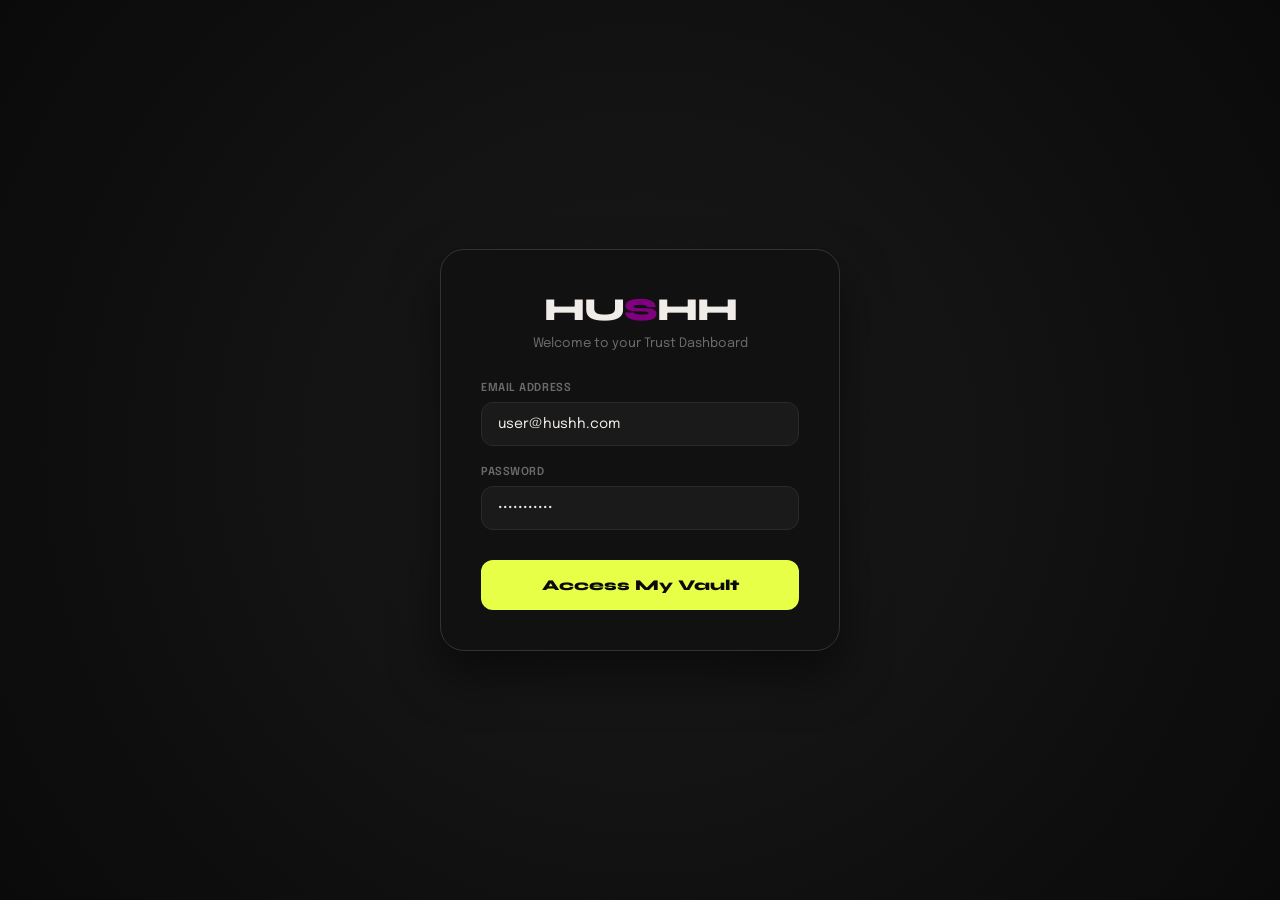
<file: index.html>
<!DOCTYPE html>
<html lang="en">
<head>
<meta charset="UTF-8"/>
<meta name="viewport" content="width=device-width,initial-scale=1.0,viewport-fit=cover"/>
<title>Hushh &mdash; TrustHub</title>
<link href="https://fonts.googleapis.com/css2?family=Syne:wght@400;500;600;700;800&family=Epilogue:ital,wght@0,300;0,400;0,500;1,300&display=swap" rel="stylesheet"/>
<link rel="stylesheet" href="style2.css">
<script>
  if (localStorage.getItem('hushh_logged_in') !== 'true' && window.location.pathname.indexOf('login.html') === -1) {
    window.location.href = 'login.html';
  }
</script>
</head>
<body>
<div class="app" id="app">
 
  <div class="topbar" id="topbar">
    <div style="display:flex;align-items:center;justify-content:space-between;width:100%">
      <div class="logo">HU<span>S</span>HH</div>
      <div class="topbar-right" style="position:relative">
        <div class="icon-btn" onclick="toggleNotifs()">&#128276;</div>
        <button class="login-btn-top" id="topLoginBtn" onclick="window.location.href='login.html'">Login</button>
        
        <!-- Notifications Panel -->
        <div class="notif-panel" id="notifPanel">
          <div class="notif-header">Notifications <span class="notif-badge">3</span></div>
          <div class="notif-list">
            <div class="notif-item unread">
              <div class="notif-icon" style="color:var(--amber)">&#9888;</div>
              <div class="notif-content">
                <div class="notif-title">Swiggy expires soon</div>
                <div class="notif-time">10 mins ago</div>
              </div>
            </div>
            <div class="notif-item">
              <div class="notif-icon" style="color:var(--green)">&#10003;</div>
              <div class="notif-content">
                <div class="notif-title">Flipkart reconnected</div>
                <div class="notif-time">2 hours ago</div>
              </div>
            </div>
            <div class="notif-item">
              <div class="notif-icon" style="color:var(--red)">&#128274;</div>
              <div class="notif-content">
                <div class="notif-title">Netflix permission revoked</div>
                <div class="notif-time">Yesterday</div>
              </div>
            </div>
          </div>
        </div>
      </div>
    </div>
    <div class="sidebar-trust" id="sidebarTrust" style="display:none">
     
      <div class="sidebar-trust-meta">
      </div>
    </div>
    <div class="tabs-bar" id="tabsBar">
      <button class="tab active" onclick="switchTab('permissions',this)">&#128272; Permissions</button>
      <button class="tab" onclick="switchTab('categories',this)">&#128193; Data Types</button>
      <button class="tab" onclick="switchTab('services',this)">&#128279; Services</button>
      <button class="tab" onclick="switchTab('trust',this)">&#128737; Trust Signals</button>
    </div>
  </div>
  <!-- HERO -->
  <div class="hero" id="heroBlock">
    <div class="hero-label">TRUSTHUB</div>
    <div class="hero-title">Your data,<br><em>fully visible.</em></div>
    <div class="trust-row">
      <div class="ring-wrap">
        <svg width="68" height="68" viewBox="0 0 68 68">
          <circle class="ring-bg" cx="34" cy="34" r="29"/>
          <circle class="ring-fg" id="ringFg" cx="34" cy="34" r="29"/>
        </svg>
        <div class="ring-num">80<small>/100</small></div>
      </div>
      <div class="trust-meta">
        <div class="trust-score-label">Trust Score: <strong>Strong</strong></div>
        <div class="trust-score-sub">3 active permissions &middot; 4 connected services &middot; Audited 2 hrs ago</div>
      </div>
    </div>
  </div>
  <!-- MAIN -->
  <div class="main" id="mainArea">
    <!-- PERMISSIONS -->
    <div class="section active" id="permissions">
      <div class="section-head">
        <span class="section-title">Active permissions</span>
        <span class="section-count">3 active</span>
      </div>
      <div class="card" data-service="flipkart" data-expiry-hours="19">
        <div class="perm-top">
          <div class="perm-icon" style="background:rgba(251,191,36,.1)">&#128717;</div>
          <div class="perm-meta">
            <div class="perm-name">Flipkart &middot; Shopping</div>
            <div class="perm-who">via Kai &middot; 2 hrs ago</div>
          </div>
          <div class="perm-status status-active">ACTIVE</div>
        </div>
        <div class="perm-tags">
          <span class="tag">&#128722; Budget</span>
          <span class="tag">&#128241; Device prefs</span>
          <span class="tag">&#128205; City</span>
        </div>
        <div class="prog-row">
          <span class="prog-label">Expires</span>
          <div class="prog-track"><div class="prog-fill" style="width:80%;background:var(--amber)"></div></div>
          <span class="prog-val expiry-display" style="color:var(--amber)">19h</span>
        </div>
        <div class="perm-footer">
          <div class="perm-time expiry-label">&#9201; Auto-expires in 19 hrs</div>
          <div class="perm-actions">
            <button class="btn-sm btn-edit" onclick="openEditModal(this.closest('.card'))">Edit</button>
            <button class="btn-sm btn-revoke" onclick="revokeCard(this,'Flipkart')">Revoke</button>
          </div>
        </div>
      </div>
      <div class="card" data-service="swiggy" data-expiry-hours="2">
        <div class="perm-top">
          <div class="perm-icon" style="background:rgba(251,120,36,.1)">&#127828;</div>
          <div class="perm-meta">
            <div class="perm-name">Swiggy &middot; Food</div>
            <div class="perm-who">via Kai &middot; yesterday</div>
          </div>
          <div class="perm-status status-exp">EXPIRING</div>
        </div>
        <div class="perm-tags">
          <span class="tag">&#127829; Food prefs</span>
          <span class="tag">&#128205; Home address</span>
        </div>
        <div class="prog-row">
          <span class="prog-label">Expires</span>
          <div class="prog-track"><div class="prog-fill" style="width:12%;background:var(--red)"></div></div>
          <span class="prog-val expiry-display" style="color:var(--red)">2h</span>
        </div>
        <div class="perm-footer">
          <div class="perm-time expiry-label">&#9888; Expires very soon</div>
          <div class="perm-actions">
            <button class="btn-sm btn-edit" onclick="openEditModal(this.closest('.card'))">Renew</button>
            <button class="btn-sm btn-revoke" onclick="revokeCard(this,'Swiggy')">Revoke</button>
          </div>
        </div>
      </div>
      <div class="card" data-service="hdfc" data-expiry-hours="120">
        <div class="perm-top">
          <div class="perm-icon" style="background:rgba(96,165,250,.1)">&#127970;</div>
          <div class="perm-meta">
            <div class="perm-name">HDFC SmartBuy</div>
            <div class="perm-who">via Hushh Link &middot; 3 days ago</div>
          </div>
          <div class="perm-status status-active">ACTIVE</div>
        </div>
        <div class="perm-tags">
          <span class="tag">&#128179; Spend category</span>
          <span class="tag">&#127919; Rewards</span>
        </div>
        <div class="prog-row">
          <span class="prog-label">Expires</span>
          <div class="prog-track"><div class="prog-fill" style="width:60%;background:var(--green)"></div></div>
          <span class="prog-val expiry-display" style="color:var(--green)">5d</span>
        </div>
        <div class="perm-footer">
          <div class="perm-time expiry-label">&#10003; Healthy consent window</div>
          <div class="perm-actions">
            <button class="btn-sm btn-edit" onclick="openEditModal(this.closest('.card'))">Edit</button>
            <button class="btn-sm btn-revoke" onclick="revokeCard(this,'HDFC SmartBuy')">Revoke</button>
          </div>
        </div>
      </div>
      <div class="card" data-service="netflix" data-expiry-hours="24" style="opacity:.5;transition:opacity .4s">
        <div class="perm-top">
          <div class="perm-icon" style="background:rgba(248,113,113,.1)">&#127916;</div>
          <div class="perm-meta">
            <div class="perm-name">Netflix</div>
            <div class="perm-who">Revoked &middot; 2 days ago</div>
          </div>
          <div class="perm-status status-rev">REVOKED</div>
        </div>
        <div class="perm-tags">
          <span class="tag">&#128250; Watch history</span>
          <span class="tag">&#9201; Viewing times</span>
        </div>
        <div class="prog-row" style="display:none">
          <span class="prog-label">Expires</span>
          <div class="prog-track"><div class="prog-fill" style="width:75%;background:var(--green)"></div></div>
          <span class="prog-val expiry-display" style="color:var(--green)">1d</span>
        </div>
        <div class="perm-footer">
          <div class="perm-time">&#128274; No data shared</div>
          <div class="perm-actions">
            <button class="btn-sm btn-edit" onclick="reEnableCard(this.closest('.card'))">Re-enable</button>
          </div>
        </div>
      </div>
    </div>
    <!-- DATA CATEGORIES -->
    <div class="section" id="categories">
      <div class="section-head">
        <span class="section-title">Data in your vault</span>
        <span class="section-count">5 types</span>
      </div>
      <div class="card">
        <div class="cat-header">
          <div class="cat-icon" style="background:rgba(248,113,113,.12)">&#128205;</div>
          <div class="cat-info"><div class="cat-name">Location data</div><div class="cat-desc">City-level only &middot; No GPS</div></div>
          <div class="sensitivity s-high">SENSITIVE</div>
        </div>
        <div class="cat-bar-wrap">
          <div class="cat-bar-label"><span>Exposure</span><span style="color:var(--red)">2 services</span></div>
          <div class="cat-bar-track"><div class="cat-bar-fill" style="width:40%;background:var(--red)"></div></div>
        </div>
        <div class="cat-footer">
          <div class="cat-shared-by">Flipkart, Swiggy</div>
          <div class="cat-toggle-wrap">Allow <label class="switch"><input type="checkbox" checked onchange="updateScore()"><span class="slider"></span></label></div>
        </div>
      </div>
      <div class="card">
        <div class="cat-header">
          <div class="cat-icon" style="background:rgba(251,191,36,.12)">&#128722;</div>
          <div class="cat-info"><div class="cat-name">Purchase history</div><div class="cat-desc">Categories only</div></div>
          <div class="sensitivity s-med">MEDIUM</div>
        </div>
        <div class="cat-bar-wrap">
          <div class="cat-bar-label"><span>Exposure</span><span style="color:var(--amber)">1 service</span></div>
          <div class="cat-bar-track"><div class="cat-bar-fill" style="width:20%;background:var(--amber)"></div></div>
        </div>
        <div class="cat-footer">
          <div class="cat-shared-by">Flipkart</div>
          <div class="cat-toggle-wrap">Allow <label class="switch"><input type="checkbox" checked onchange="updateScore()"><span class="slider"></span></label></div>
        </div>
      </div>
      <div class="card">
        <div class="cat-header">
          <div class="cat-icon" style="background:rgba(96,165,250,.12)">&#127919;</div>
          <div class="cat-info"><div class="cat-name">Preferences</div><div class="cat-desc">Inferred by Kai</div></div>
          <div class="sensitivity s-low">LOW</div>
        </div>
        <div class="cat-bar-wrap">
          <div class="cat-bar-label"><span>Exposure</span><span style="color:var(--green)">3 services</span></div>
          <div class="cat-bar-track"><div class="cat-bar-fill" style="width:60%;background:var(--green)"></div></div>
        </div>
        <div class="cat-footer">
          <div class="cat-shared-by">Flipkart, Swiggy, HDFC</div>
          <div class="cat-toggle-wrap">Allow <label class="switch"><input type="checkbox" checked onchange="updateScore()"><span class="slider"></span></label></div>
        </div>
      </div>
      <div class="card">
        <div class="cat-header">
          <div class="cat-icon" style="background:rgba(248,113,113,.12)">&#128231;</div>
          <div class="cat-info"><div class="cat-name">Contact info</div><div class="cat-desc">Never auto-shared</div></div>
          <div class="sensitivity s-high">SENSITIVE</div>
        </div>
        <div class="cat-bar-wrap">
          <div class="cat-bar-label"><span>Exposure</span><span style="color:var(--green)">0 services</span></div>
          <div class="cat-bar-track"><div class="cat-bar-fill" style="width:0%;background:var(--green)"></div></div>
        </div>
        <div class="cat-footer">
          <div class="cat-shared-by">Not shared</div>
          <div class="cat-toggle-wrap">Allow <label class="switch"><input type="checkbox" onchange="updateScore()"><span class="slider"></span></label></div>
        </div>
      </div>
      <div class="card">
        <div class="cat-header">
          <div class="cat-icon" style="background:rgba(74,222,128,.12)">&#128176;</div>
          <div class="cat-info"><div class="cat-name">Financial signals</div><div class="cat-desc">Spend range only</div></div>
          <div class="sensitivity s-med">MEDIUM</div>
        </div>
        <div class="cat-bar-wrap">
          <div class="cat-bar-label"><span>Exposure</span><span style="color:var(--amber)">2 services</span></div>
          <div class="cat-bar-track"><div class="cat-bar-fill" style="width:40%;background:var(--amber)"></div></div>
        </div>
        <div class="cat-footer">
          <div class="cat-shared-by">Flipkart, HDFC</div>
          <div class="cat-toggle-wrap">Allow <label class="switch"><input type="checkbox" checked onchange="updateScore()"><span class="slider"></span></label></div>
        </div>
      </div>
    </div>
    <!-- SERVICES -->
    <div class="section" id="services">
      <div class="section-head">
        <span class="section-title">Connected services</span>
        <span class="section-count" id="svcCount">4 connected</span>
      </div>
      <div class="card" data-svc="flipkart" data-status="live" onclick="toggleExpand(this)" style="cursor:pointer">
        <div class="svc-row">
          <div class="svc-logo">&#128717;</div>
          <div class="svc-meta">
            <div class="svc-name">Flipkart</div>
            <div class="svc-detail svc-detail-text">E-commerce &middot; 14 Mar 2026</div>
          </div>
          <div class="svc-right">
            <div class="conn-dot svc-status-dot">
              <div class="dot dot-green"></div><span style="color:var(--green)">Live</span>
            </div>
            <div class="svc-perms">3 types</div>
          </div>
        </div>
        <div class="svc-expand">
          <div class="svc-perm-list"><span class="svc-tag">Budget</span><span class="svc-tag">Device prefs</span><span class="svc-tag">City</span></div>
          <button class="btn-disconnect svc-action-btn" onclick="event.stopPropagation();toggleService(this.closest('.card'))">Disconnect Flipkart</button>
        </div>
      </div>
      <div class="card" data-svc="swiggy" data-status="expiring" onclick="toggleExpand(this)" style="cursor:pointer">
        <div class="svc-row">
          <div class="svc-logo">&#127828;</div>
          <div class="svc-meta">
            <div class="svc-name">Swiggy</div>
            <div class="svc-detail svc-detail-text">Food &middot; 20 Mar 2026</div>
          </div>
          <div class="svc-right">
            <div class="conn-dot svc-status-dot">
              <div class="dot dot-amber"></div><span style="color:var(--amber)">Expiring</span>
            </div>
            <div class="svc-perms">2 types</div>
          </div>
        </div>
        <div class="svc-expand">
          <div class="svc-perm-list"><span class="svc-tag">Food prefs</span><span class="svc-tag">Home address</span></div>
          <button class="btn-disconnect svc-action-btn" onclick="event.stopPropagation();toggleService(this.closest('.card'))">Disconnect Swiggy</button>
        </div>
      </div>
      <div class="card" data-svc="hdfc" data-status="live" onclick="toggleExpand(this)" style="cursor:pointer">
        <div class="svc-row">
          <div class="svc-logo">&#127970;</div>
          <div class="svc-meta">
            <div class="svc-name">HDFC SmartBuy</div>
            <div class="svc-detail svc-detail-text">Banking &middot; 22 Mar 2026</div>
          </div>
          <div class="svc-right">
            <div class="conn-dot svc-status-dot">
              <div class="dot dot-green"></div><span style="color:var(--green)">Live</span>
            </div>
            <div class="svc-perms">2 types</div>
          </div>
        </div>
        <div class="svc-expand">
          <div class="svc-perm-list"><span class="svc-tag">Spend category</span><span class="svc-tag">Rewards</span></div>
          <button class="btn-disconnect svc-action-btn" onclick="event.stopPropagation();toggleService(this.closest('.card'))">Disconnect HDFC SmartBuy</button>
        </div>
      </div>
      <div class="card" data-svc="netflix" data-status="off" onclick="toggleExpand(this)" style="cursor:pointer;opacity:.5">
        <div class="svc-row">
          <div class="svc-logo">&#127916;</div>
          <div class="svc-meta">
            <div class="svc-name">Netflix</div>
            <div class="svc-detail svc-detail-text">Entertainment &middot; Disconnected</div>
          </div>
          <div class="svc-right">
            <div class="conn-dot svc-status-dot">
              <div class="dot dot-red"></div><span style="color:var(--red)">Off</span>
            </div>
            <div class="svc-perms">0 types</div>
          </div>
        </div>
        <div class="svc-expand">
          <div class="svc-perm-list">
            <span class="svc-tag" style="opacity:.5">Watch history</span>
            <span class="svc-tag" style="opacity:.5">Viewing times</span>
          </div>
          <button class="btn-sm btn-edit svc-action-btn" style="width:100%;padding:8px" onclick="event.stopPropagation();toggleService(this.closest('.card'))">Reconnect Netflix</button>
        </div>
      </div>
    </div>
    <!-- TRUST SIGNALS -->
    <div class="section" id="trust">
      <div class="section-head">
        <span class="section-title">Trust indicators</span>
        <span class="section-count">All clear</span>
      </div>
      <div class="card">
        <div class="trust-item">
          <div class="trust-icon-wrap" style="background:rgba(74,222,128,.12)">&#128272;</div>
          <div class="trust-content"><div class="trust-name">End-to-end encryption</div><div class="trust-desc">AES-256 vault &middot; TLS 1.3 in transit</div></div>
          <div class="trust-badge tb-ok">ON</div>
        </div>
      </div>
      <div class="card">
        <div class="trust-item">
          <div class="trust-icon-wrap" style="background:rgba(96,165,250,.12)">&#128203;</div>
          <div class="trust-content"><div class="trust-name">Audit log</div><div class="trust-desc">Every share event timestamped &amp; immutable</div></div>
          <div class="trust-badge tb-info">LIVE</div>
        </div>
        <div class="audit-log">
          <div class="audit-row"><span class="audit-time">09:14</span><span class="audit-event">Shared budget &rarr;</span><span class="audit-who">Flipkart</span></div>
          <div class="audit-row"><span class="audit-time">09:12</span><span class="audit-event">Consent granted by</span><span class="audit-who">You</span></div>
          <div class="audit-row"><span class="audit-time">08:55</span><span class="audit-event">Kai requested &rarr;</span><span class="audit-who">Flipkart</span></div>
          <div class="audit-row"><span class="audit-time">Yesterday</span><span class="audit-event">Revoked &rarr;</span><span class="audit-who">Netflix</span></div>
        </div>
      </div>
      <div class="card">
        <div class="trust-item">
          <div class="trust-icon-wrap" style="background:rgba(74,222,128,.12)">&#128683;</div>
          <div class="trust-content"><div class="trust-name">Zero data selling</div><div class="trust-desc">Verified by open-source consent protocol</div></div>
          <div class="trust-badge tb-ok">VERIFIED</div>
        </div>
      </div>
      <div class="card">
        <div class="trust-item">
          <div class="trust-icon-wrap" style="background:rgba(251,191,36,.12)">&#9200;</div>
          <div class="trust-content"><div class="trust-name">Consent auto-expiry</div><div class="trust-desc">No indefinite sharing &mdash; all permissions expire</div></div>
          <div class="trust-badge tb-ok">ON</div>
        </div>
      </div>
     
      <div class="card">
        <div class="trust-item">
          <div class="trust-icon-wrap" style="background:rgba(96,165,250,.12)">&#128260;</div>
          <div class="trust-content"><div class="trust-name">Last vault sync</div><div class="trust-desc">Synced with connected accounts 2 hours ago</div></div>
          <div class="trust-badge tb-info">2h ago</div>
        </div>
      </div>
    </div>
  </div>
</div>
<!-- EDIT EXPIRY MODAL -->
<div class="modal-overlay" id="editModal">
  <div class="modal-sheet" id="modalSheet">
    <div class="modal-handle"></div>
    <div class="modal-header">
      <div class="modal-service-icon" id="modalIcon">&#128717;</div>
      <div class="modal-service-info">
        <div class="modal-service-name" id="modalServiceName">Flipkart</div>
        <div class="modal-service-sub">Edit permission expiry</div>
      </div>
      <button class="modal-close" onclick="closeEditModal()">&#10005;</button>
    </div>
    <div class="modal-body">
      <div class="expiry-current">
        <div class="expiry-current-label">Current expiry</div>
        <div class="expiry-current-value" id="modalCurrentExpiry">19 hours</div>
      </div>
      <div class="modal-section-label">Quick select</div>
      <div class="preset-grid">
        <button class="preset-btn" data-hours="1"   onclick="selectPreset(this,1)">1 hr</button>
        <button class="preset-btn" data-hours="6"   onclick="selectPreset(this,6)">6 hrs</button>
        <button class="preset-btn" data-hours="12"  onclick="selectPreset(this,12)">12 hrs</button>
        <button class="preset-btn" data-hours="24"  onclick="selectPreset(this,24)">1 day</button>
        <button class="preset-btn" data-hours="72"  onclick="selectPreset(this,72)">3 days</button>
        <button class="preset-btn" data-hours="168" onclick="selectPreset(this,168)">1 week</button>
        <button class="preset-btn" data-hours="336" onclick="selectPreset(this,336)">2 weeks</button>
        <button class="preset-btn" data-hours="720" onclick="selectPreset(this,720)">30 days</button>
      </div>
      <div class="modal-section-label">Custom duration</div>
      <div class="custom-expiry-row">
        <input class="custom-expiry-input" id="customExpiryValue" type="number" min="1" max="8760" placeholder="Enter value" oninput="onCustomInput()"/>
        <div class="custom-unit-toggle">
          <button class="unit-btn active" id="unitHours" onclick="setUnit('hours')">Hours</button>
          <button class="unit-btn" id="unitDays"  onclick="setUnit('days')">Days</button>
        </div>
      </div>
      <div class="expiry-preview">
        <span class="expiry-preview-icon">&#9201;</span>
        <span class="expiry-preview-text" id="expiryPreviewText">Permission will expire in 19 hours</span>
      </div>
    </div>
    <div class="modal-footer">
      <button class="btn-cancel" onclick="closeEditModal()">Cancel</button>
      <button class="btn-save" id="saveBtn" onclick="saveExpiry()">
        <span id="saveBtnText">Save Changes</span>
      </button>
    </div>
  </div>
</div>
<div class="toast" id="toast"><span id="toastMsg">Done</span></div>
<script>
/* ── notification toggle ── */
function toggleNotifs() {
  var p = document.getElementById('notifPanel');
  if(p) p.classList.toggle('open');
}
document.addEventListener('click', function(e) {
  var p = document.getElementById('notifPanel');
  if (p && p.classList.contains('open') && !e.target.closest('.topbar-right')) {
    p.classList.remove('open');
  }
});
window.addEventListener('DOMContentLoaded', function() {
  var btn = document.getElementById('topLoginBtn');
  if (btn && localStorage.getItem('hushh_logged_in') === 'true') {
    btn.textContent = 'Logout';
    btn.onclick = function() {
      localStorage.removeItem('hushh_logged_in');
      window.location.href = 'login.html';
    };
    btn.style.background = 'var(--surface2)';
    btn.style.color = 'var(--text)';
    btn.style.border = '1px solid var(--border)';
  }
});
/* ── orientation ── */
var sidebarTrust = document.getElementById('sidebarTrust');
function onOrientChange() {
  var land = window.innerWidth > window.innerHeight;
  sidebarTrust.style.display = land ? 'flex' : 'none';
  if (land) { sidebarTrust.style.flexDirection = 'column'; sidebarTrust.style.gap = '8px'; }
}
window.addEventListener('resize', onOrientChange);
window.addEventListener('orientationchange', onOrientChange);
onOrientChange();
/* ── tabs ── */
function switchTab(id, btn) {
  document.querySelectorAll('.section').forEach(function(s) { s.classList.remove('active'); });
  document.querySelectorAll('.tab').forEach(function(t) { t.classList.remove('active'); });
  document.getElementById(id).classList.add('active');
  btn.classList.add('active');
  document.getElementById('mainArea').scrollTop = 0;
}
/* ── service expand ── */
function toggleExpand(card) {
  var exp = card.querySelector('.svc-expand');
  if (exp) exp.classList.toggle('open');
}
/* ── toast ── */
function showToast(msg) {
  var t = document.getElementById('toast');
  document.getElementById('toastMsg').textContent = msg;
  t.classList.add('show');
  setTimeout(function() { t.classList.remove('show'); }, 3000);
}
/* ── trust score ── */
function updateScore() {
  var toggles = document.querySelectorAll('#categories input[type=checkbox]');
  var on = 0;
  toggles.forEach(function(t) { if (t.checked) on++; });
  var score = Math.max(40, 95 - on * 8);
  var circ = 182;
  var fg = document.getElementById('ringFg');
  if (fg) { fg.style.strokeDasharray = circ; fg.style.strokeDashoffset = circ - (score / 100) * circ; }
  document.querySelector('.ring-num').innerHTML = score + '<small>/100</small>';
  var sfg = document.getElementById('sideRingFg');
  if (sfg) { var c2 = 125.6; sfg.style.strokeDashoffset = c2 - (score / 100) * c2; }
  var lbl = score >= 80 ? 'Strong' : score >= 60 ? 'Moderate' : 'Needs review';
  document.querySelector('.trust-score-label').innerHTML = 'Trust Score: <strong>' + lbl + '</strong>';
  document.querySelector('.sidebar-trust-label').innerHTML = 'Trust: <strong>' + lbl + '</strong>';
}
/* ════════════════════════════════
   PERMISSIONS — revoke / re-enable
   ════════════════════════════════ */
function revokeCard(btn, name) {
  var card = btn.closest('.card');
  card.style.transition = 'opacity .4s';
  card.style.opacity = '.4';
  var statusEl = card.querySelector('.perm-status');
  if (statusEl) { statusEl.className = 'perm-status status-rev'; statusEl.textContent = 'REVOKED'; }
  var whoEl = card.querySelector('.perm-who');
  if (whoEl) whoEl.textContent = 'Revoked \u00b7 just now';
  var progRow = card.querySelector('.prog-row');
  if (progRow) progRow.style.display = 'none';
  var labelEl = card.querySelector('.expiry-label') || card.querySelector('.perm-time');
  if (labelEl) { labelEl.className = 'perm-time'; labelEl.textContent = '\ud83d\udd12 No data shared'; }
  var actionsEl = card.querySelector('.perm-actions');
  if (actionsEl) {
    actionsEl.innerHTML = '';
    var rb = document.createElement('button');
    rb.className = 'btn-sm btn-edit';
    rb.textContent = 'Re-enable';
    (function(c) { rb.addEventListener('click', function() { reEnableCard(c); }); })(card);
    actionsEl.appendChild(rb);
  }
  showToast('\ud83d\udd12 ' + name + ' permission revoked');
  if (card && card.dataset && card.dataset.service) {
    syncServiceCard(card.dataset.service, false);
  }
}
function reEnableCard(card) {
  var svcName = card.querySelector('.perm-name').textContent.split('\u00b7')[0].trim();
  var defaultHours = 24;
  card.style.transition = 'opacity .4s';
  card.style.opacity = '1';
  var statusEl = card.querySelector('.perm-status');
  if (statusEl) { statusEl.className = 'perm-status status-active'; statusEl.textContent = 'ACTIVE'; }
  var whoEl = card.querySelector('.perm-who');
  if (whoEl) whoEl.textContent = 'Re-enabled \u00b7 just now';
  var progRow = card.querySelector('.prog-row');
  if (progRow) {
    progRow.style.display = 'flex';
    var fill = progRow.querySelector('.prog-fill');
    var disp = progRow.querySelector('.expiry-display');
    if (fill) { fill.style.background = 'var(--green)'; fill.style.width = '75%'; }
    if (disp) { disp.textContent = '1d'; disp.style.color = 'var(--green)'; }
  }
  var labelEl = card.querySelector('.perm-time');
  if (labelEl) { labelEl.className = 'perm-time expiry-label'; labelEl.textContent = '\u2713 Expires in 1 day'; }
  var actionsEl = card.querySelector('.perm-actions');
  if (actionsEl) {
    actionsEl.innerHTML = '';
    var editBtn = document.createElement('button');
    editBtn.className = 'btn-sm btn-edit';
    editBtn.textContent = 'Edit';
    (function(c) { editBtn.addEventListener('click', function() { openEditModal(c); }); })(card);
    var revokeBtn = document.createElement('button');
    revokeBtn.className = 'btn-sm btn-revoke';
    revokeBtn.textContent = 'Revoke';
    (function(n) { revokeBtn.addEventListener('click', function() { revokeCard(revokeBtn, n); }); })(svcName);
    actionsEl.appendChild(editBtn);
    actionsEl.appendChild(revokeBtn);
  }
  card.dataset.expiryHours = defaultHours;
  showToast('\u2705 ' + svcName + ' re-enabled');
  if (card && card.dataset && card.dataset.service) {
    syncServiceCard(card.dataset.service, true);
  }
  fetch('http://localhost:3000/api/expiry', {
    method: 'POST',
    headers: { 'Content-Type': 'application/json' },
    body: JSON.stringify({ service: card.dataset.service, expiryHours: defaultHours })
  }).catch(function() {});
}
/* ════════════════════════════════
   SERVICES — toggle connect / disconnect
   ════════════════════════════════ */
function setServiceState(svcCard, isLive, skipSyncPermission) {
  var name = svcCard.querySelector('.svc-name').textContent.trim();
  var isCurrentlyOff = svcCard.dataset.status === 'off';
  if ((isLive && !isCurrentlyOff) || (!isLive && isCurrentlyOff)) return;
  var dotEl = svcCard.querySelector('.svc-status-dot');
  var detailEl = svcCard.querySelector('.svc-detail-text');
  var actionBtn = svcCard.querySelector('.svc-action-btn');
  var tags = svcCard.querySelectorAll('.svc-perm-list .svc-tag');
  var permsEl = svcCard.querySelector('.svc-perms');
  if (isLive) {
    svcCard.dataset.status = 'live';
    svcCard.style.transition = 'opacity .4s';
    svcCard.style.opacity = '1';
    dotEl.innerHTML = '<div class="dot dot-green"></div><span style="color:var(--green)">Live</span>';
    detailEl.textContent = detailEl.textContent.replace('Disconnected', 'Reconnected \u00b7 just now');
    tags.forEach(function(t) { t.style.opacity = '1'; });
    if (permsEl) {
      permsEl.style.opacity = '1';
      permsEl.textContent = tags.length + (tags.length === 1 ? ' type' : ' types');
    }
    actionBtn.className = 'btn-disconnect svc-action-btn';
    actionBtn.removeAttribute('style');
    actionBtn.textContent = 'Disconnect ' + name;
    if (!skipSyncPermission) {
      showToast('\u2705 ' + name + ' reconnected');
      syncPermissionCard(svcCard.dataset.svc, true);
    }
  } else {
    svcCard.dataset.status = 'off';
    svcCard.style.transition = 'opacity .4s';
    svcCard.style.opacity = '.5';
    dotEl.innerHTML = '<div class="dot dot-red"></div><span style="color:var(--red)">Off</span>';
    detailEl.textContent = detailEl.textContent.split('\u00b7')[0].trim() + ' \u00b7 Disconnected';
    tags.forEach(function(t) { t.style.opacity = '.4'; });
    if (permsEl) permsEl.textContent = '0 types';
    actionBtn.className = 'btn-sm btn-edit svc-action-btn';
    actionBtn.style.cssText = 'width:100%;padding:8px';
    actionBtn.textContent = 'Reconnect ' + name;
    if (!skipSyncPermission) {
      showToast('\ud83d\udd0c ' + name + ' disconnected');
      syncPermissionCard(svcCard.dataset.svc, false);
    }
  }
  updateSvcCount();
}
function syncServiceCard(svc, isLive) {
  var svcCard = document.querySelector('#services .card[data-svc="' + svc + '"]');
  if (svcCard) setServiceState(svcCard, isLive, true);
}
function toggleService(card) {
  var isOff = card.dataset.status === 'off';
  setServiceState(card, isOff, false);
  var expand = card.querySelector('.svc-expand');
  if (expand) setTimeout(function() { expand.classList.remove('open'); }, 600);
}
/* ── Cross-tab sync ── */
function syncPermissionCard(svc, isReconnect) {
  var permCard = document.querySelector('#permissions .card[data-service="' + svc + '"]');
  if (!permCard) return;
  var statusEl  = permCard.querySelector('.perm-status');
  var whoEl     = permCard.querySelector('.perm-who');
  var progRow   = permCard.querySelector('.prog-row');
  var labelEl   = permCard.querySelector('.expiry-label') || permCard.querySelector('.perm-time');
  var actionsEl = permCard.querySelector('.perm-actions');
  var svcName   = permCard.querySelector('.perm-name').textContent.split('\u00b7')[0].trim();
  if (isReconnect) {
    permCard.style.transition = 'opacity .4s';
    permCard.style.opacity = '1';
    if (statusEl) { statusEl.className = 'perm-status status-active'; statusEl.textContent = 'ACTIVE'; }
    if (whoEl) whoEl.textContent = 'Re-enabled via Services \u00b7 just now';
    if (progRow) {
      progRow.style.display = 'flex';
      var fill = progRow.querySelector('.prog-fill');
      var disp = progRow.querySelector('.expiry-display');
      if (fill) { fill.style.background = 'var(--green)'; fill.style.width = '75%'; }
      if (disp) { disp.textContent = '1d'; disp.style.color = 'var(--green)'; }
    }
    if (labelEl) { labelEl.className = 'perm-time expiry-label'; labelEl.textContent = '\u2713 Expires in 1 day'; }
    if (actionsEl) {
      actionsEl.innerHTML = '';
      var editBtn = document.createElement('button');
      editBtn.className = 'btn-sm btn-edit';
      editBtn.textContent = 'Edit';
      (function(c) { editBtn.addEventListener('click', function() { openEditModal(c); }); })(permCard);
      var revokeBtn = document.createElement('button');
      revokeBtn.className = 'btn-sm btn-revoke';
      revokeBtn.textContent = 'Revoke';
      (function(n) { revokeBtn.addEventListener('click', function() { revokeCard(revokeBtn, n); }); })(svcName);
      actionsEl.appendChild(editBtn);
      actionsEl.appendChild(revokeBtn);
    }
    permCard.dataset.expiryHours = '24';
  } else {
    permCard.style.transition = 'opacity .4s';
    permCard.style.opacity = '.4';
    if (statusEl) { statusEl.className = 'perm-status status-rev'; statusEl.textContent = 'REVOKED'; }
    if (whoEl) whoEl.textContent = 'Revoked via Services \u00b7 just now';
    if (progRow) progRow.style.display = 'none';
    if (labelEl) { labelEl.className = 'perm-time'; labelEl.textContent = '\ud83d\udd12 No data shared'; }
    if (actionsEl) {
      actionsEl.innerHTML = '';
      var reEnableBtn = document.createElement('button');
      reEnableBtn.className = 'btn-sm btn-edit';
      reEnableBtn.textContent = 'Re-enable';
      (function(c) { reEnableBtn.addEventListener('click', function() { reEnableCard(c); }); })(permCard);
      actionsEl.appendChild(reEnableBtn);
    }
  }
}
function updateSvcCount() {
  var total = document.querySelectorAll('#services .card[data-svc]').length;
  var live = document.querySelectorAll('#services .card[data-svc]:not([data-status="off"])').length;
  var el = document.getElementById('svcCount');
  if (el) el.textContent = live + ' of ' + total + ' connected';
}
function revokeService(btn, name) {
  var card = btn.closest('.card');
  if (card) toggleService(card);
}
/* ════════════════════════════════
   EDIT EXPIRY MODAL
   ════════════════════════════════ */
var activeCard = null;
var selectedHours = null;
var selectedUnit = 'hours';
function openEditModal(card) {
  activeCard = card;
  var currentHours = parseInt(card.dataset.expiryHours) || 24;
  document.getElementById('modalIcon').textContent = card.querySelector('.perm-icon').textContent;
  document.getElementById('modalServiceName').textContent = card.querySelector('.perm-name').textContent.split('\u00b7')[0].trim();
  document.getElementById('modalCurrentExpiry').textContent = formatHours(currentHours);
  selectedHours = currentHours;
  selectedUnit = (currentHours % 24 === 0 && currentHours >= 24) ? 'days' : 'hours';
  setUnit(selectedUnit, false);
  document.getElementById('customExpiryValue').value = selectedUnit === 'days' ? currentHours / 24 : currentHours;
  highlightPreset(currentHours);
  updatePreview(currentHours);
  document.getElementById('saveBtnText').textContent = 'Save Changes';
  document.getElementById('saveBtn').disabled = false;
  document.getElementById('editModal').classList.add('open');
  requestAnimationFrame(function() {
    document.getElementById('modalSheet').classList.add('open');
  });
}
function closeEditModal() {
  document.getElementById('modalSheet').classList.remove('open');
  setTimeout(function() {
    document.getElementById('editModal').classList.remove('open');
    activeCard = null;
  }, 340);
}
document.getElementById('editModal').addEventListener('click', function(e) {
  if (e.target === this) closeEditModal();
});
function selectPreset(btn, hours) {
  selectedHours = hours;
  highlightPreset(hours);
  document.getElementById('customExpiryValue').value = selectedUnit === 'days' ? (hours >= 24 ? hours / 24 : hours) : hours;
  updatePreview(hours);
}
function highlightPreset(hours) {
  document.querySelectorAll('.preset-btn').forEach(function(b) {
    b.classList.toggle('active', parseInt(b.dataset.hours) === hours);
  });
}
function setUnit(unit, updateInput) {
  if (updateInput === undefined) updateInput = true;
  selectedUnit = unit;
  document.getElementById('unitHours').classList.toggle('active', unit === 'hours');
  document.getElementById('unitDays').classList.toggle('active', unit === 'days');
  if (updateInput && selectedHours) {
    document.getElementById('customExpiryValue').value = unit === 'days' ? Math.round(selectedHours / 24) : selectedHours;
  }
}
function onCustomInput() {
  var raw = parseInt(document.getElementById('customExpiryValue').value);
  if (!raw || raw < 1) return;
  selectedHours = selectedUnit === 'days' ? raw * 24 : raw;
  highlightPreset(selectedHours);
  updatePreview(selectedHours);
}
function updatePreview(hours) {
  document.getElementById('expiryPreviewText').textContent = 'Permission will expire in ' + formatHours(hours);
}
function formatHours(hours) {
  if (hours < 1) return 'less than an hour';
  if (hours < 24) return hours + (hours === 1 ? ' hour' : ' hours');
  var d = Math.round(hours / 24);
  return d + (d === 1 ? ' day' : ' days');
}
function shortLabel(hours) {
  return hours < 24 ? hours + 'h' : Math.round(hours / 24) + 'd';
}
function urgencyTier(hours) {
  if (hours <= 3)  return { color: 'var(--red)',   width: '10%', status: 'status-exp',    statusText: 'EXPIRING' };
  if (hours <= 24) return { color: 'var(--amber)', width: '40%', status: 'status-exp',    statusText: 'EXPIRING' };
  return                   { color: 'var(--green)', width: '75%', status: 'status-active', statusText: 'ACTIVE'   };
}
function saveExpiry() {
  if (!activeCard || !selectedHours) return;
  var service = activeCard.dataset.service;
  var hours = selectedHours;
  var tier = urgencyTier(hours);
  activeCard.dataset.expiryHours = hours;
  var displayEl = activeCard.querySelector('.expiry-display');
  if (displayEl) { displayEl.textContent = shortLabel(hours); displayEl.style.color = tier.color; }
  var fillEl = activeCard.querySelector('.prog-fill');
  if (fillEl) { fillEl.style.background = tier.color; fillEl.style.width = tier.width; }
  var labelEl = activeCard.querySelector('.expiry-label');
  if (labelEl) {
    if (hours <= 3) labelEl.textContent = '\u26a0\ufe0f Expires very soon';
    else if (hours <= 24) labelEl.textContent = '\u23f1 Auto-expires in ' + formatHours(hours);
    else labelEl.textContent = '\u2713 Expires in ' + formatHours(hours);
  }
  var statusEl = activeCard.querySelector('.perm-status');
  if (statusEl) { statusEl.className = 'perm-status ' + tier.status; statusEl.textContent = tier.statusText; }
  document.getElementById('modalCurrentExpiry').textContent = formatHours(hours);
  showToast('\u2705 Expiry updated to ' + formatHours(hours));
  closeEditModal();
  fetch('http://localhost:3000/api/expiry', {
    method: 'POST',
    headers: { 'Content-Type': 'application/json' },
    body: JSON.stringify({ service: service, expiryHours: hours })
  }).catch(function() {});
}
/* ── initial backend load ── */
fetch('http://localhost:3000/api/trust-dashboard')
  .then(function(r) { return r.json(); })
  .then(function(data) { document.querySelector('.ring-num').innerHTML = data.score + '<small>/100</small>'; })
  .catch(function() {});
</script>
</body>
</html>
</file>
<file: style2.css>
*,*::before,*::after{box-sizing:border-box;margin:0;padding:0}
:root{
  --bg:#0a0a0a;
  --surface:#111111;
  --surface2:#1a1a1a;
  --surface3:#222222;
  --border:#2a2a2a;
  --border2:#333;
  --text:#f0ede8;
  --muted:#6b6b6b;
  --muted2:#444;
  --accent:#e8ff47;
  --green:#4ade80;
  --green-bg:rgba(74,222,128,0.1);
  --amber:#fbbf24;
  --amber-bg:rgba(251,191,36,0.1);
  --red:#f87171;
  --red-bg:rgba(248,113,113,0.1);
  --blue:#60a5fa;
  --blue-bg:rgba(96,165,250,0.1);
  --r:14px;
  --r-sm:8px;
  --sidebar-w:220px;
}
html,body{height:100%;overflow:hidden}
body{
  font-family:'Epilogue',sans-serif;
  background:var(--bg);
  color:var(--text);
}
.app{
  display:flex;
  flex-direction:column;
  height:100%;
  width:100%;
  overflow:hidden;
}
/* top bar */
.topbar{
  display:flex;
  align-items:center;
  justify-content:space-between;
  padding:env(safe-area-inset-top,14px) 18px 12px;
  background:var(--bg);
  border-bottom:1px solid var(--border);
  flex-shrink:0;
  z-index:20;
}
.logo{font-family:'Syne',sans-serif;font-weight:800;font-size:20px;letter-spacing:-.5px}
.logo span{color:purple}
.topbar-right{display:flex;align-items:center;gap:10px}
.icon-btn{
  width:34px;height:34px;background:var(--surface2);
  border:1px solid var(--border);border-radius:50%;
  display:flex;align-items:center;justify-content:center;
  cursor:pointer;font-size:14px;transition:background .15s;
}
.icon-btn:hover{background:var(--surface3)}
.avatar{
  cursor:pointer;
  width:34px;height:34px;background:var(--accent);border-radius:50%;
  display:flex;align-items:center;justify-content:center;
  font-family:'Syne',sans-serif;font-weight:700;font-size:13px;color:var(--bg);
}
/* hero strip */
.hero{
  padding:16px 18px;
  border-bottom:1px solid var(--border);
  flex-shrink:0;
  display:inline-block;
}
.hero-label{font-size:30px;font-weight:600;letter-spacing:.12em;text-transform:uppercase;color:var(--muted);margin-bottom:4px}
.hero-title{font-family:'Syne',sans-serif;font-size:24px;font-weight:800;line-height:1.1;margin-bottom:12px}
.hero-title em{color:var(--accent);font-style:normal}
.trust-row{display:flex;align-items:center;gap:14px}
.ring-wrap{position:relative;width:68px;height:68px;flex-shrink:0}
.ring-wrap svg{transform:rotate(-90deg)}
.ring-bg{fill:none;stroke:var(--border);stroke-width:5}
.ring-fg{fill:none;stroke:var(--accent);stroke-width:5;stroke-linecap:round;stroke-dasharray:188;stroke-dashoffset:38;transition:stroke-dashoffset 1s cubic-bezier(.4,0,.2,1)}
.ring-num{position:absolute;inset:0;display:flex;flex-direction:column;align-items:center;justify-content:center;font-family:'Syne',sans-serif;font-weight:800;font-size:17px;color:var(--accent);line-height:1}
.ring-num small{font-size:9px;font-weight:500;color:var(--muted);letter-spacing:.05em}
.trust-meta{flex:1}
.trust-score-label{font-size:14px;font-weight:500;margin-bottom:3px}
.trust-score-sub{font-size:11px;color:var(--muted);line-height:1.5}
/* tabs */
.tabs-bar{
  display:flex;
  gap:4px;padding:10px 18px;
  border-bottom:1px solid var(--border);
  overflow-x:auto;scrollbar-width:none;flex-shrink:0;
}
.tabs-bar::-webkit-scrollbar{display:none}
.tab{
  flex-shrink:0;padding:6px 14px;border-radius:100px;margin-right:50px;
  font-size:12px;font-weight:500;cursor:pointer;
  border:1px solid var(--border);background:transparent;
  color:var(--muted);font-family:'Epilogue',sans-serif;transition:all .15s;
  display:inline-block;
}
.tab:hover{border-color:var(--border2);color:var(--text)}
.tab.active{background:var(--accent);color:var(--bg);border-color:var(--accent);font-weight:700}
/* main scrollable area */
.main{flex:1;overflow-y:auto;overflow-x:hidden}
.main::-webkit-scrollbar{width:3px}
.main::-webkit-scrollbar-thumb{background:var(--border2);border-radius:2px}
/* section */
.section{display:none;padding:16px 18px 32px;flex-direction:column;gap:10px;animation:fadeUp .3s cubic-bezier(.4,0,.2,1) both}
.section.active{display:flex}
@keyframes fadeUp{from{opacity:0;transform:translateY(8px)}to{opacity:1;transform:translateY(0)}}
.section-head{display:flex;justify-content:space-between;align-items:center;margin-bottom:2px}
.section-title{font-family:'Syne',sans-serif;font-size:11px;font-weight:700;letter-spacing:.08em;text-transform:uppercase;color:var(--muted)}
.section-count{font-size:10px;background:var(--surface2);border:1px solid var(--border);border-radius:100px;padding:2px 8px;color:var(--muted)}
/* card */
.card{background:var(--surface);border:1px solid var(--border);border-radius:var(--r);padding:14px;transition:border-color .15s;animation:cardIn .4s cubic-bezier(.4,0,.2,1) both}
.card:hover{border-color:var(--border2)}
.card:nth-child(1){animation-delay:.05s}
.card:nth-child(2){animation-delay:.1s}
.card:nth-child(3){animation-delay:.15s}
.card:nth-child(4){animation-delay:.2s}
@keyframes cardIn{from{opacity:0;transform:translateY(10px)}to{opacity:1;transform:translateY(0)}}
/* permission card */
.perm-top{display:flex;align-items:flex-start;gap:10px;margin-bottom:10px}
.perm-icon{width:38px;height:38px;border-radius:10px;display:flex;align-items:center;justify-content:center;font-size:18px;flex-shrink:0}
.perm-meta{flex:1}
.perm-name{font-size:13px;font-weight:600;margin-bottom:2px}
.perm-who{font-size:11px;color:var(--muted)}
.perm-status{font-size:10px;font-weight:600;letter-spacing:.06em;padding:3px 8px;border-radius:100px;flex-shrink:0}
.status-active{background:var(--green-bg);color:var(--green)}
.status-exp{background:var(--amber-bg);color:var(--amber)}
.status-rev{background:var(--red-bg);color:var(--red)}
.perm-tags{display:flex;flex-wrap:wrap;gap:5px;margin-bottom:10px}
.tag{font-size:10px;font-weight:500;padding:2px 8px;border-radius:100px;background:var(--surface2);border:1px solid var(--border);color:var(--muted)}
.prog-row{display:flex;align-items:center;gap:8px}
.prog-label{font-size:11px;color:var(--muted);min-width:60px}
.prog-track{flex:1;height:4px;background:var(--surface2);border-radius:100px;overflow:hidden}
.prog-fill{height:100%;border-radius:100px;transition:width .6s cubic-bezier(.4,0,.2,1)}
.prog-val{font-size:10px;font-weight:600;min-width:26px;text-align:right}
.perm-footer{display:flex;align-items:center;justify-content:space-between;margin-top:10px}
.perm-time{font-size:11px;color:var(--muted);display:flex;align-items:center;gap:4px}
.perm-actions{display:flex;gap:6px}
.btn-sm{padding:5px 12px;border-radius:var(--r-sm);font-size:11px;font-weight:600;cursor:pointer;border:none;font-family:'Epilogue',sans-serif;transition:all .15s}
.btn-revoke{background:var(--red-bg);color:var(--red);border:1px solid rgba(248,113,113,.2)}
.btn-revoke:hover{background:rgba(248,113,113,.2)}
.btn-edit{background:var(--surface2);color:var(--text);border:1px solid var(--border)}
.btn-edit:hover{background:var(--surface3)}
/* data category */
.cat-header{display:flex;align-items:center;gap:10px;margin-bottom:8px}
.cat-icon{width:36px;height:36px;border-radius:10px;display:flex;align-items:center;justify-content:center;font-size:16px;flex-shrink:0}
.cat-info{flex:1}
.cat-name{font-size:13px;font-weight:600;margin-bottom:2px}
.cat-desc{font-size:11px;color:var(--muted)}
.sensitivity{font-size:10px;font-weight:700;letter-spacing:.07em;padding:3px 8px;border-radius:100px;flex-shrink:0}
.s-low{background:var(--green-bg);color:var(--green)}
.s-med{background:var(--amber-bg);color:var(--amber)}
.s-high{background:var(--red-bg);color:var(--red)}
.cat-bar-wrap{margin-bottom:8px}
.cat-bar-label{display:flex;justify-content:space-between;font-size:10px;color:var(--muted);margin-bottom:4px}
.cat-bar-track{height:5px;background:var(--surface2);border-radius:100px;overflow:hidden}
.cat-bar-fill{height:100%;border-radius:100px}
.cat-footer{display:flex;align-items:center;justify-content:space-between;padding-top:8px;border-top:1px solid var(--border)}
.cat-shared-by{font-size:10px;color:var(--muted)}
.cat-toggle-wrap{display:flex;align-items:center;gap:6px;font-size:11px;color:var(--muted)}
/* switch */
.switch{position:relative;width:38px;height:21px}
.switch input{opacity:0;width:0;height:0;position:absolute}
.slider{position:absolute;inset:0;background:var(--surface3);border-radius:100px;transition:background .2s;cursor:pointer;border:1px solid var(--border)}
.slider::before{content:'';position:absolute;width:15px;height:15px;left:2px;top:2px;background:var(--muted);border-radius:50%;transition:transform .2s,background .2s}
input:checked+.slider{background:var(--accent);border-color:var(--accent)}
input:checked+.slider::before{transform:translateX(17px);background:var(--bg)}
/* service card */
.svc-row{display:flex;align-items:center;gap:10px}
.svc-logo{width:40px;height:40px;border-radius:10px;display:flex;align-items:center;justify-content:center;font-size:20px;flex-shrink:0;border:1px solid var(--border);background:var(--surface2)}
.svc-meta{flex:1}
.svc-name{font-size:13px;font-weight:600;margin-bottom:2px}
.svc-detail{font-size:11px;color:var(--muted)}
.svc-right{display:flex;flex-direction:column;align-items:flex-end;gap:5px}
.conn-dot{display:flex;align-items:center;gap:5px;font-size:11px;font-weight:600}
.dot{width:7px;height:7px;border-radius:50%}
.dot-green{background:var(--green);box-shadow:0 0 5px var(--green)}
.dot-amber{background:var(--amber)}
.dot-red{background:var(--red)}
.svc-perms{font-size:10px;color:var(--muted)}
.svc-expand{margin-top:10px;padding-top:10px;border-top:1px solid var(--border);display:none}
.svc-expand.open{display:block}
.svc-perm-list{display:flex;flex-wrap:wrap;gap:5px;margin-bottom:8px}
.svc-tag{font-size:10px;padding:2px 8px;border-radius:100px;background:var(--surface2);border:1px solid var(--border);color:var(--muted)}
.btn-disconnect{padding:7px 14px;border-radius:var(--r-sm);font-size:11px;font-weight:600;cursor:pointer;border:1px solid rgba(248,113,113,.3);background:var(--red-bg);color:var(--red);font-family:'Epilogue',sans-serif;transition:all .15s;width:100%}
.btn-disconnect:hover{background:rgba(248,113,113,.2)}
/* trust card */
.trust-item{display:flex;align-items:center;gap:12px}
.trust-icon-wrap{width:42px;height:42px;border-radius:12px;display:flex;align-items:center;justify-content:center;font-size:19px;flex-shrink:0}
.trust-content{flex:1}
.trust-name{font-size:13px;font-weight:600;margin-bottom:2px}
.trust-desc{font-size:11px;color:var(--muted);line-height:1.4}
.trust-badge{font-size:10px;font-weight:700;letter-spacing:.07em;padding:4px 9px;border-radius:100px;flex-shrink:0}
.tb-ok{background:var(--green-bg);color:var(--green)}
.tb-info{background:var(--blue-bg);color:var(--blue)}
.tb-warn{background:var(--amber-bg);color:var(--amber)}
.audit-log{background:var(--surface2);border-radius:var(--r-sm);padding:10px;margin-top:8px;border:1px solid var(--border)}
.audit-row{display:flex;align-items:baseline;gap:8px;padding:4px 0;border-bottom:1px solid var(--border);font-size:10px}
.audit-row:last-child{border-bottom:none;padding-bottom:0}
.audit-time{color:var(--muted);min-width:50px}
.audit-event{color:var(--text);flex:1}
.audit-who{color:var(--accent);font-weight:500}
/* toast */
.toast{
  position:fixed;bottom:calc(env(safe-area-inset-bottom,0px) + 20px);
  left:50%;transform:translateX(-50%) translateY(80px);
  background:var(--surface);border:1px solid var(--border);
  border-radius:100px;padding:10px 18px;
  font-size:12px;font-weight:500;
  display:flex;align-items:center;gap:8px;
  box-shadow:0 8px 32px rgba(0,0,0,.5);
  transition:transform .35s cubic-bezier(.4,0,.2,1);
  z-index:200;white-space:nowrap;
}
.toast.show{transform:translateX(-50%) translateY(0)}
/* ══════════════════════════════
   EDIT EXPIRY MODAL
══════════════════════════════ */
.modal-overlay{
  position:fixed;inset:0;
  background:rgba(0,0,0,0);
  z-index:100;
  display:none;
  align-items:flex-end;
  justify-content:center;
  transition:background .3s;
}
.modal-overlay.open{
  display:flex;
  background:rgba(0,0,0,.7);
  backdrop-filter:blur(4px);
}
.modal-sheet{
  width:100%;
  max-width:520px;
  background:var(--surface);
  border:1px solid var(--border2);
  border-radius:20px 20px 0 0;
  padding:0 0 env(safe-area-inset-bottom,20px);
  transform:translateY(100%);
  transition:transform .34s cubic-bezier(.4,0,.2,1);
}
.modal-sheet.open{transform:translateY(0)}
.modal-handle{
  width:36px;height:4px;
  background:var(--border2);border-radius:2px;
  margin:10px auto 0;
}
.modal-header{
  display:flex;align-items:center;gap:12px;
  padding:16px 18px 14px;
  border-bottom:1px solid var(--border);
}
.modal-service-icon{
  width:40px;height:40px;border-radius:12px;
  display:flex;align-items:center;justify-content:center;
  font-size:20px;background:var(--surface2);
  border:1px solid var(--border);flex-shrink:0;
}
.modal-service-info{flex:1}
.modal-service-name{font-family:'Syne',sans-serif;font-size:15px;font-weight:700;margin-bottom:2px}
.modal-service-sub{font-size:11px;color:var(--muted)}
.modal-close{
  width:30px;height:30px;border-radius:50%;
  background:var(--surface2);border:1px solid var(--border);
  color:var(--muted);font-size:13px;cursor:pointer;
  display:flex;align-items:center;justify-content:center;
  transition:all .15s;
}
.modal-close:hover{background:var(--surface3);color:var(--text)}
.modal-body{padding:16px 18px;display:flex;flex-direction:column;gap:14px}
/* current expiry */
.expiry-current{
  background:var(--surface2);border:1px solid var(--border);
  border-radius:10px;padding:10px 14px;
  display:flex;align-items:center;justify-content:space-between;
}
.expiry-current-label{font-size:11px;color:var(--muted)}
.expiry-current-value{font-family:'Syne',sans-serif;font-size:14px;font-weight:700;color:var(--accent)}
/* section label */
.modal-section-label{
  font-size:10px;font-weight:700;letter-spacing:.1em;
  text-transform:uppercase;color:var(--muted);
}
/* preset grid */
.preset-grid{
  display:grid;
  grid-template-columns:repeat(4,1fr);
  gap:6px;
}
.preset-btn{
  padding:8px 4px;
  border-radius:var(--r-sm);
  font-size:11px;font-weight:600;
  cursor:pointer;
  border:1px solid var(--border);
  background:var(--surface2);
  color:var(--muted);
  font-family:'Epilogue',sans-serif;
  transition:all .15s;
  text-align:center;
}
.preset-btn:hover{border-color:var(--border2);color:var(--text)}
.preset-btn.active{
  background:rgba(232,255,71,.12);
  border-color:var(--accent);
  color:var(--accent);
}
/* custom input row */
.custom-expiry-row{
  display:flex;gap:8px;align-items:center;
}
.custom-expiry-input{
  flex:1;
  background:var(--surface2);
  border:1px solid var(--border);
  border-radius:var(--r-sm);
  color:var(--text);
  font-family:'Syne',sans-serif;
  font-size:16px;
  font-weight:700;
  padding:10px 14px;
  outline:none;
  transition:border-color .15s;
  
}
.custom-expiry-input::-webkit-inner-spin-button,
.custom-expiry-input::-webkit-outer-spin-button{-webkit-appearance:none}
.custom-expiry-input:focus{border-color:var(--accent)}
.custom-expiry-input::placeholder{color:var(--muted2);font-size:13px;font-weight:400}
.custom-unit-toggle{
  display:flex;border:1px solid var(--border);
  border-radius:var(--r-sm);overflow:hidden;flex-shrink:0;
}
.unit-btn{
  padding:10px 14px;
  font-size:11px;font-weight:600;
  cursor:pointer;border:none;
  background:transparent;
  color:var(--muted);
  font-family:'Epilogue',sans-serif;
  transition:all .15s;
}
.unit-btn.active{background:var(--accent);color:var(--bg)}
/* preview */
.expiry-preview{
  background:rgba(232,255,71,.06);
  border:1px solid rgba(232,255,71,.18);
  border-radius:10px;
  padding:10px 14px;
  display:flex;align-items:center;gap:8px;
}
.expiry-preview-icon{font-size:14px}
.expiry-preview-text{font-size:12px;color:var(--accent);font-weight:500}
/* footer */
.modal-footer{
  display:flex;gap:8px;
  padding:12px 18px 16px;
  border-top:1px solid var(--border);
}
.btn-cancel{
  flex:1;padding:12px;
  border-radius:var(--r-sm);
  font-size:13px;font-weight:600;
  cursor:pointer;
  border:1px solid var(--border);
  background:transparent;color:var(--muted);
  font-family:'Epilogue',sans-serif;
  transition:all .15s;
}
.btn-cancel:hover{background:var(--surface2);color:var(--text)}
.btn-save{
  flex:2;padding:12px;
  border-radius:var(--r-sm);
  font-size:13px;font-weight:700;
  cursor:pointer;border:none;
  background:var(--accent);color:var(--bg);
  font-family:'Syne',sans-serif;
  transition:all .15s;
}
.btn-save:hover{filter:brightness(1.08)}
.btn-save:disabled{opacity:.5;cursor:not-allowed;filter:none}
/* sidebar trust */
.sidebar-trust{display:flex;flex-direction:column;gap:8px;width:100%}
.sidebar-ring{position:relative;width:48px;height:48px;flex-shrink:0}
.sidebar-ring svg{transform:rotate(-90deg)}
.sidebar-ring-num{position:absolute;inset:0;display:flex;flex-direction:column;align-items:center;justify-content:center;font-family:'Syne',sans-serif;font-weight:800;font-size:13px;color:var(--accent);line-height:1}
.sidebar-ring-num small{font-size:8px;color:var(--muted)}
.sidebar-trust-meta{flex:1}
.sidebar-trust-label{font-size:12px;font-weight:600;margin-bottom:2px}
.sidebar-trust-sub{font-size:10px;color:var(--muted);line-height:1.4}
/* ════════════════════════════
   LANDSCAPE
════════════════════════════ */
@media (orientation:landscape) and (max-height:600px) {
  html,body{overflow:hidden}
  .app{flex-direction:row}
  .topbar{
    flex-direction:column;align-items:flex-start;
    width:var(--sidebar-w);height:100%;
    border-bottom:none;border-right:1px solid var(--border);
    padding:16px 14px;gap:14px;overflow-y:auto;
  }
  .topbar-right{width:100%;justify-content:flex-start}
  .hero{display:none}
  .tabs-bar{
    flex-direction:column;border-bottom:none;
    padding:0;gap:3px;overflow-x:visible;width:100%;
  }
  .tab{width:100%;text-align:left;border-radius:var(--r-sm);padding:8px 12px;font-size:12px;margin-right:0}
  .main{flex:1;overflow-y:auto;overflow-x:hidden}
  .section{display:none;padding:14px 16px 24px;gap:10px}
  .section.active{display:grid;grid-template-columns:1fr 1fr;align-items:start}
  .section-head{grid-column:1/-1}
  #trust.section.active{grid-template-columns:1fr}
  /* modal in landscape: centered card */
  .modal-overlay{align-items:center}
  .modal-sheet{border-radius:20px;max-width:420px;margin:0 16px}
}
@media (orientation:landscape) and (min-width:900px) {
  :root{--sidebar-w:240px}
  .section.active{grid-template-columns:1fr 1fr 1fr}
  #trust.section.active{grid-template-columns:1fr 1fr}
}
@media (orientation:portrait) and (min-width:600px) {
  .hero-title{font-size:30px}
  .section.active{display:grid;grid-template-columns:1fr 1fr;gap:12px}
  .section-head{grid-column:1/-1}
  #trust.section.active{grid-template-columns:1fr 1fr}
  .tabs-bar{padding:10px 24px}
  .hero{padding:20px 24px}
  .topbar{padding:16px 24px 12px}
  .section{padding:18px 24px 40px}
  .preset-grid{grid-template-columns:repeat(4,1fr)}
}
::-webkit-scrollbar{width:3px;height:3px}
::-webkit-scrollbar-track{background:transparent}
::-webkit-scrollbar-thumb{background:var(--border2);border-radius:2px}
/* NOTIFICATIONS & LOGIN */
.notif-panel {
  display: none;
  position: absolute;
  top: 45px;
  right: 0;
  width: 280px;
  background: var(--surface);
  border: 1px solid var(--border);
  border-radius: var(--r);
  box-shadow: 0 10px 40px rgba(0,0,0,0.8);
  z-index: 100;
  flex-direction: column;
  overflow: hidden;
  animation: fadeUp 0.2s ease-out;
}
.notif-panel.open { display: flex; }
.notif-header {
  padding: 12px 16px;
  border-bottom: 1px solid var(--border);
  font-family: 'Syne', sans-serif;
  font-weight: 700;
  font-size: 13px;
  display: flex;
  justify-content: space-between;
  align-items: center;
}
.notif-badge {
  background: var(--accent);
  color: var(--bg);
  padding: 2px 6px;
  border-radius: 100px;
  font-size: 10px;
}
.notif-list {
  max-height: 300px;
  overflow-y: auto;
  display: flex;
  flex-direction: column;
}
.notif-item {
  display: flex;
  gap: 12px;
  padding: 12px 16px;
  border-bottom: 1px solid var(--border);
  cursor: pointer;
  transition: background 0.15s;
}
.notif-item:hover { background: var(--surface2); }
.notif-item.unread { background: rgba(232,255,71,0.05); }
.notif-icon {
  font-size: 16px;
  margin-top: 2px;
}
.notif-title {
  font-size: 12px;
  font-weight: 600;
  color: var(--text);
  margin-bottom: 4px;
}
.notif-time {
  font-size: 10px;
  color: var(--muted);
}
.login-btn-top {
  padding: 8px 18px;
  background: var(--accent);
  color: var(--bg);
  border: none;
  border-radius: 100px;
  font-family: 'Syne', sans-serif;
  font-weight: 700;
  font-size: 13px;
  cursor: pointer;
  transition: all 0.15s;
}
.login-btn-top:hover { filter: brightness(1.1); }
</file>
